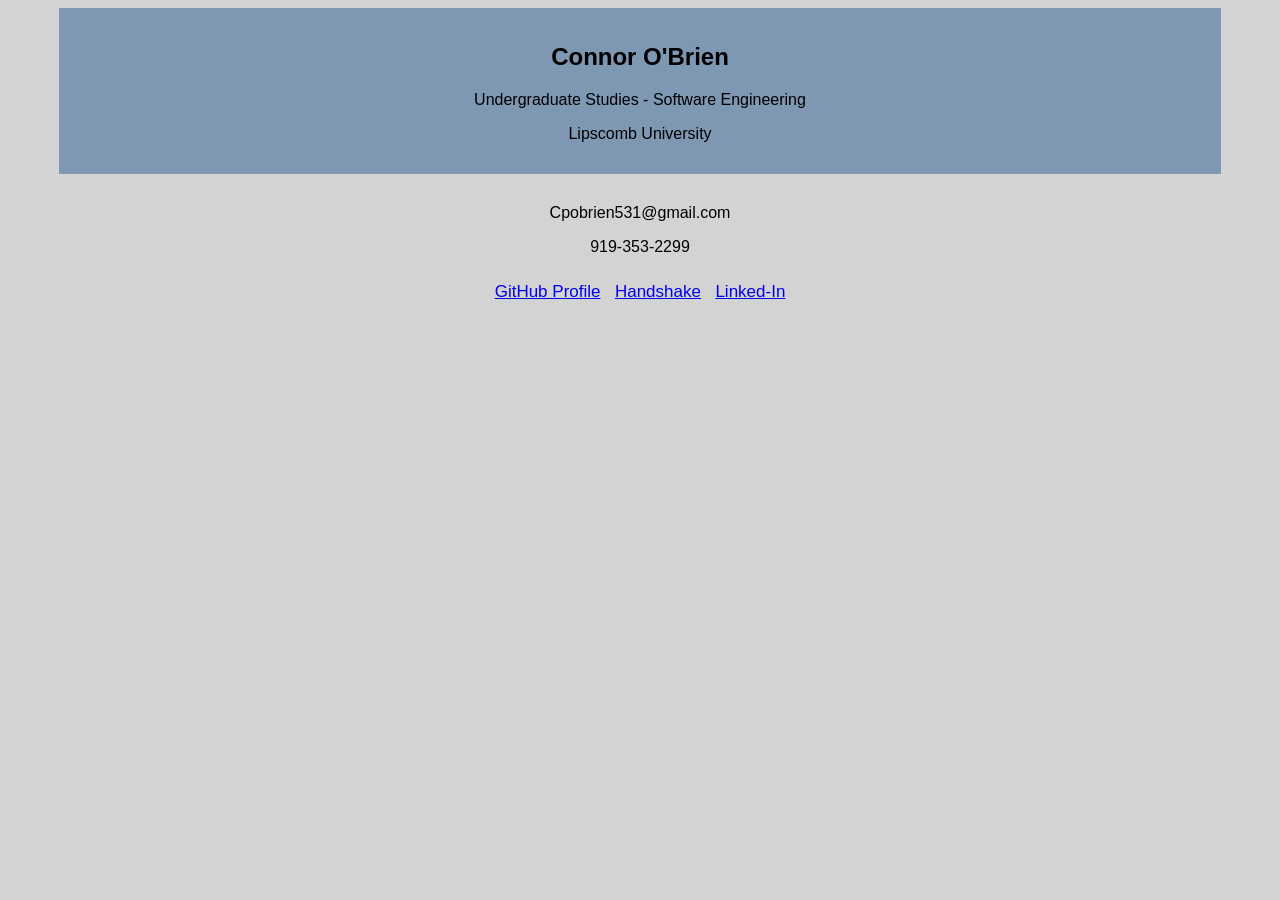
<file: index.html>
<!DOCTYPE html>
<html lang="en">
<head>
    <meta charset="utf-8" />
    <meta name="viewport" content="width=device-width, initial-scale=1.0" />
    <meta charset="utf-8">
    <title>Connor O'Brien - About Me</title>
    <link href="styles.css" rel="stylesheet"/>
</head>
    <div class="business-card">
        <h2 class="full-name">Connor O'Brien</h2>
        <p class="designation">Undergraduate Studies - Software Engineering</p>
        <p class="school">Lipscomb University</p>
    </div>

<!--Contact Info Section-->

    <div class="links-and-info">
        <p>Cpobrien531@gmail.com</p>
        <p>919-353-2299</p>
        <article class="socials">
            <p><a class="portfolio-link" href="https://github.com/cpobrien531" target="blank">GitHub Profile </a></p>
            <p><a class="Handshake" href="https://app.joinhandshake.com/profiles/cpobrien531" target="blank">Handshake </a></p>
            <p><a class="Linked-in" href="https://www.linkedin.com/in/cpobrien531/" target="blank">Linked-In </a></p>
        </article>
    </div>
<body>

</body>

</html>
</file>
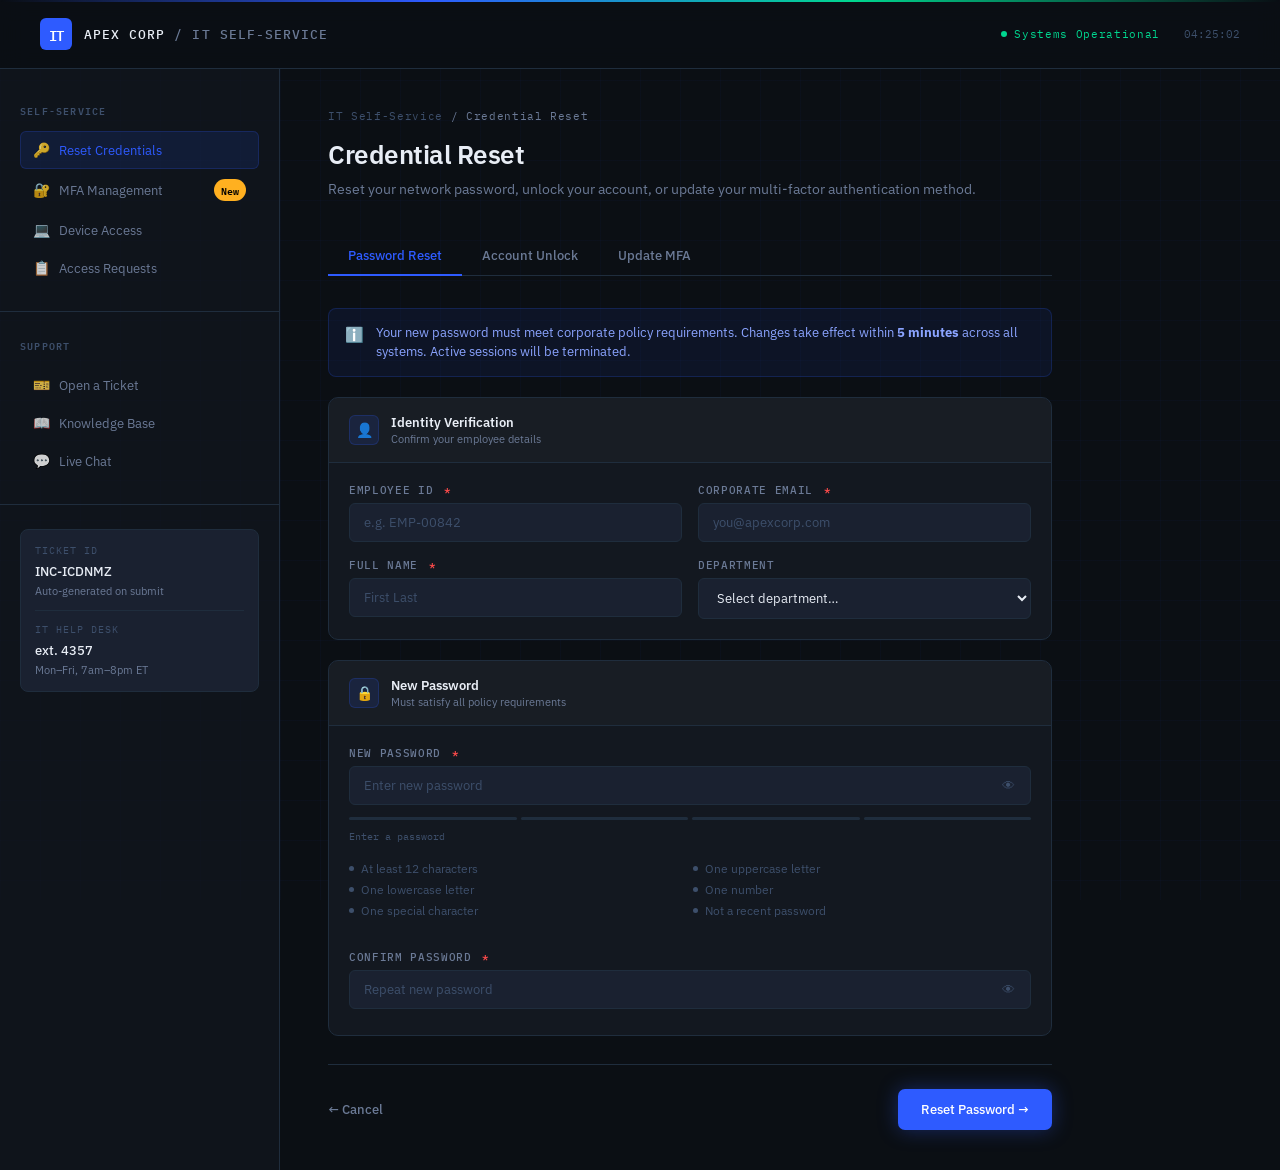
<file: credential-reset.html>
<!DOCTYPE html>
<html lang="en">
<head>
  <meta charset="UTF-8" />
  <meta name="viewport" content="width=device-width, initial-scale=1.0"/>
  <title>IT Self-Service Portal — Credential Reset</title>
  <link href="https://fonts.googleapis.com/css2?family=IBM+Plex+Mono:wght@400;500;600&family=IBM+Plex+Sans:wght@300;400;500;600&display=swap" rel="stylesheet"/>
  <style>
    :root {
      --bg: #0b0f14;
      --surface: #131820;
      --surface2: #1a2130;
      --border: #1f2d3d;
      --border-active: #2e5bff;
      --accent: #2e5bff;
      --accent-dim: rgba(46,91,255,0.12);
      --accent-glow: rgba(46,91,255,0.35);
      --green: #00d68f;
      --green-dim: rgba(0,214,143,0.1);
      --red: #ff4b4b;
      --red-dim: rgba(255,75,75,0.1);
      --amber: #ffb020;
      --amber-dim: rgba(255,176,32,0.1);
      --text: #e8edf5;
      --text-muted: #6b7a96;
      --text-dim: #3d4f6b;
      --mono: 'IBM Plex Mono', monospace;
      --sans: 'IBM Plex Sans', sans-serif;
    }

    *, *::before, *::after { box-sizing: border-box; margin: 0; padding: 0; }

    body {
      background: var(--bg);
      color: var(--text);
      font-family: var(--sans);
      min-height: 100vh;
      overflow-x: hidden;
    }

    /* Grid background */
    body::before {
      content: '';
      position: fixed;
      inset: 0;
      background-image:
        linear-gradient(rgba(46,91,255,0.03) 1px, transparent 1px),
        linear-gradient(90deg, rgba(46,91,255,0.03) 1px, transparent 1px);
      background-size: 40px 40px;
      pointer-events: none;
      z-index: 0;
    }

    /* Top accent line */
    body::after {
      content: '';
      position: fixed;
      top: 0; left: 0; right: 0;
      height: 2px;
      background: linear-gradient(90deg, transparent, var(--accent), var(--green), transparent);
      z-index: 100;
    }

    /* ── Header ── */
    header {
      position: relative;
      z-index: 10;
      display: flex;
      align-items: center;
      justify-content: space-between;
      padding: 18px 40px;
      border-bottom: 1px solid var(--border);
      background: rgba(11,15,20,0.9);
      backdrop-filter: blur(12px);
    }

    .logo {
      display: flex;
      align-items: center;
      gap: 12px;
    }

    .logo-mark {
      width: 32px; height: 32px;
      background: var(--accent);
      border-radius: 6px;
      display: grid;
      place-items: center;
      font-family: var(--mono);
      font-weight: 600;
      font-size: 14px;
      color: #fff;
      letter-spacing: -0.5px;
    }

    .logo-text {
      font-family: var(--mono);
      font-size: 13px;
      font-weight: 500;
      color: var(--text-muted);
      letter-spacing: 0.08em;
      text-transform: uppercase;
    }

    .logo-text span {
      color: var(--text);
    }

    .header-right {
      display: flex;
      align-items: center;
      gap: 24px;
    }

    .status-pill {
      display: flex;
      align-items: center;
      gap: 7px;
      font-family: var(--mono);
      font-size: 11px;
      color: var(--green);
      letter-spacing: 0.06em;
    }

    .status-dot {
      width: 6px; height: 6px;
      background: var(--green);
      border-radius: 50%;
      animation: pulse-green 2s infinite;
    }

    @keyframes pulse-green {
      0%, 100% { opacity: 1; box-shadow: 0 0 0 0 rgba(0,214,143,0.4); }
      50% { opacity: 0.8; box-shadow: 0 0 0 4px rgba(0,214,143,0); }
    }

    .header-time {
      font-family: var(--mono);
      font-size: 11px;
      color: var(--text-dim);
    }

    /* ── Main layout ── */
    main {
      position: relative;
      z-index: 1;
      display: grid;
      grid-template-columns: 280px 1fr;
      min-height: calc(100vh - 61px);
    }

    /* ── Sidebar ── */
    aside {
      border-right: 1px solid var(--border);
      padding: 32px 0;
      background: rgba(19,24,32,0.6);
    }

    .sidebar-section {
      padding: 0 20px 24px;
      border-bottom: 1px solid var(--border);
      margin-bottom: 24px;
    }

    .sidebar-label {
      font-family: var(--mono);
      font-size: 10px;
      font-weight: 600;
      letter-spacing: 0.12em;
      color: var(--text-dim);
      text-transform: uppercase;
      margin-bottom: 12px;
    }

    .nav-item {
      display: flex;
      align-items: center;
      gap: 10px;
      padding: 9px 12px;
      border-radius: 6px;
      font-size: 13px;
      font-weight: 400;
      color: var(--text-muted);
      cursor: pointer;
      transition: all 0.15s;
      border: 1px solid transparent;
    }

    .nav-item:hover {
      background: var(--surface2);
      color: var(--text);
    }

    .nav-item.active {
      background: var(--accent-dim);
      color: var(--accent);
      border-color: rgba(46,91,255,0.2);
    }

    .nav-icon {
      width: 16px;
      text-align: center;
      font-size: 14px;
      opacity: 0.8;
    }

    .alert-badge {
      margin-left: auto;
      background: var(--amber);
      color: #000;
      font-family: var(--mono);
      font-size: 10px;
      font-weight: 600;
      padding: 2px 7px;
      border-radius: 20px;
    }

    .sidebar-info {
      padding: 0 20px;
    }

    .info-card {
      background: var(--surface2);
      border: 1px solid var(--border);
      border-radius: 8px;
      padding: 14px;
    }

    .info-card-label {
      font-family: var(--mono);
      font-size: 10px;
      color: var(--text-dim);
      text-transform: uppercase;
      letter-spacing: 0.1em;
      margin-bottom: 6px;
    }

    .info-card-value {
      font-size: 13px;
      font-weight: 500;
      color: var(--text);
      margin-bottom: 4px;
    }

    .info-card-sub {
      font-size: 11px;
      color: var(--text-muted);
    }

    .info-divider {
      height: 1px;
      background: var(--border);
      margin: 12px 0;
    }

    /* ── Content ── */
    .content {
      padding: 40px 48px;
      max-width: 820px;
    }

    .page-header {
      margin-bottom: 36px;
      animation: fadeUp 0.4s ease both;
    }

    .breadcrumb {
      font-family: var(--mono);
      font-size: 11px;
      color: var(--text-dim);
      letter-spacing: 0.06em;
      margin-bottom: 16px;
    }

    .breadcrumb span { color: var(--text-muted); }

    .page-title {
      font-size: 26px;
      font-weight: 600;
      letter-spacing: -0.5px;
      line-height: 1.2;
      margin-bottom: 8px;
    }

    .page-desc {
      font-size: 14px;
      color: var(--text-muted);
      line-height: 1.6;
    }

    /* ── Tabs ── */
    .tabs {
      display: flex;
      gap: 0;
      border-bottom: 1px solid var(--border);
      margin-bottom: 32px;
      animation: fadeUp 0.4s 0.05s ease both;
    }

    .tab {
      padding: 10px 20px;
      font-size: 13px;
      font-weight: 500;
      color: var(--text-muted);
      cursor: pointer;
      border-bottom: 2px solid transparent;
      transition: all 0.15s;
      margin-bottom: -1px;
    }

    .tab:hover { color: var(--text); }

    .tab.active {
      color: var(--accent);
      border-bottom-color: var(--accent);
    }

    /* ── Panels ── */
    .panel { display: none; }
    .panel.active { display: block; }

    /* ── Form sections ── */
    .form-section {
      background: var(--surface);
      border: 1px solid var(--border);
      border-radius: 10px;
      overflow: hidden;
      margin-bottom: 20px;
      animation: fadeUp 0.4s 0.1s ease both;
    }

    .form-section-header {
      display: flex;
      align-items: center;
      gap: 12px;
      padding: 16px 20px;
      border-bottom: 1px solid var(--border);
      background: rgba(255,255,255,0.02);
    }

    .section-icon {
      width: 30px; height: 30px;
      border-radius: 6px;
      display: grid;
      place-items: center;
      font-size: 14px;
      background: var(--accent-dim);
      border: 1px solid rgba(46,91,255,0.2);
    }

    .section-title {
      font-size: 13px;
      font-weight: 600;
      color: var(--text);
    }

    .section-subtitle {
      font-size: 11px;
      color: var(--text-muted);
      margin-top: 1px;
    }

    .form-section-body { padding: 20px; }

    .field-grid {
      display: grid;
      grid-template-columns: 1fr 1fr;
      gap: 16px;
    }

    .field-grid.single { grid-template-columns: 1fr; }

    .field {
      display: flex;
      flex-direction: column;
      gap: 6px;
    }

    .field label {
      font-family: var(--mono);
      font-size: 11px;
      font-weight: 500;
      color: var(--text-muted);
      letter-spacing: 0.06em;
      text-transform: uppercase;
    }

    .field label .required {
      color: var(--red);
      margin-left: 3px;
    }

    .field input, .field select {
      background: var(--surface2);
      border: 1px solid var(--border);
      border-radius: 6px;
      padding: 10px 14px;
      font-size: 13px;
      font-family: var(--sans);
      color: var(--text);
      outline: none;
      transition: border-color 0.15s, box-shadow 0.15s;
      width: 100%;
    }

    .field input:focus, .field select:focus {
      border-color: var(--accent);
      box-shadow: 0 0 0 3px var(--accent-dim);
    }

    .field input::placeholder { color: var(--text-dim); }

    .field select option { background: var(--surface2); }

    .field-hint {
      font-size: 11px;
      color: var(--text-dim);
      line-height: 1.4;
    }

    /* Password strength */
    .password-wrapper { position: relative; }

    .toggle-pw {
      position: absolute;
      right: 12px;
      top: 50%;
      transform: translateY(-50%);
      background: none;
      border: none;
      color: var(--text-dim);
      cursor: pointer;
      font-size: 13px;
      padding: 4px;
      transition: color 0.15s;
    }

    .toggle-pw:hover { color: var(--text-muted); }

    .strength-bar {
      display: flex;
      gap: 4px;
      margin-top: 6px;
    }

    .strength-seg {
      height: 3px;
      flex: 1;
      border-radius: 2px;
      background: var(--border);
      transition: background 0.3s;
    }

    .strength-label {
      font-family: var(--mono);
      font-size: 10px;
      color: var(--text-dim);
      margin-top: 4px;
    }

    /* Rules checklist */
    .rules-list {
      display: grid;
      grid-template-columns: 1fr 1fr;
      gap: 6px;
      margin-top: 12px;
    }

    .rule {
      display: flex;
      align-items: center;
      gap: 7px;
      font-size: 12px;
      color: var(--text-dim);
      transition: color 0.2s;
    }

    .rule.met { color: var(--green); }

    .rule-dot {
      width: 5px; height: 5px;
      border-radius: 50%;
      background: var(--text-dim);
      flex-shrink: 0;
      transition: background 0.2s;
    }

    .rule.met .rule-dot { background: var(--green); }

    /* MFA Section */
    .mfa-options {
      display: grid;
      grid-template-columns: 1fr 1fr 1fr;
      gap: 12px;
    }

    .mfa-card {
      border: 1px solid var(--border);
      border-radius: 8px;
      padding: 16px;
      cursor: pointer;
      transition: all 0.15s;
      background: var(--surface2);
      position: relative;
    }

    .mfa-card:hover {
      border-color: rgba(46,91,255,0.3);
      background: rgba(46,91,255,0.05);
    }

    .mfa-card.selected {
      border-color: var(--accent);
      background: var(--accent-dim);
    }

    .mfa-card.selected::after {
      content: '✓';
      position: absolute;
      top: 10px; right: 12px;
      font-size: 11px;
      color: var(--accent);
      font-weight: 600;
    }

    .mfa-icon { font-size: 22px; margin-bottom: 10px; }

    .mfa-name {
      font-size: 13px;
      font-weight: 500;
      color: var(--text);
      margin-bottom: 4px;
    }

    .mfa-desc {
      font-size: 11px;
      color: var(--text-muted);
      line-height: 1.4;
    }

    /* OTP Input */
    .otp-wrap {
      display: flex;
      gap: 10px;
      margin-top: 4px;
    }

    .otp-input {
      width: 46px !important;
      height: 52px;
      text-align: center;
      font-family: var(--mono) !important;
      font-size: 20px !important;
      font-weight: 600 !important;
      padding: 0 !important;
      letter-spacing: 0;
    }

    /* Alert banner */
    .alert {
      display: flex;
      align-items: flex-start;
      gap: 12px;
      padding: 14px 16px;
      border-radius: 8px;
      margin-bottom: 20px;
      font-size: 13px;
      line-height: 1.5;
    }

    .alert.info {
      background: rgba(46,91,255,0.08);
      border: 1px solid rgba(46,91,255,0.2);
      color: #8ba4ff;
    }

    .alert.warning {
      background: var(--amber-dim);
      border: 1px solid rgba(255,176,32,0.25);
      color: var(--amber);
    }

    .alert-icon { font-size: 15px; flex-shrink: 0; margin-top: 1px; }

    /* Buttons */
    .btn-row {
      display: flex;
      align-items: center;
      justify-content: space-between;
      margin-top: 28px;
      padding-top: 24px;
      border-top: 1px solid var(--border);
      animation: fadeUp 0.4s 0.2s ease both;
    }

    .btn {
      display: inline-flex;
      align-items: center;
      gap: 8px;
      padding: 11px 22px;
      border-radius: 7px;
      font-size: 13px;
      font-weight: 500;
      font-family: var(--sans);
      cursor: pointer;
      border: 1px solid transparent;
      transition: all 0.15s;
    }

    .btn-primary {
      background: var(--accent);
      color: #fff;
      box-shadow: 0 0 20px var(--accent-glow);
    }

    .btn-primary:hover {
      background: #4169ff;
      box-shadow: 0 0 30px var(--accent-glow);
      transform: translateY(-1px);
    }

    .btn-secondary {
      background: transparent;
      color: var(--text-muted);
      border-color: var(--border);
    }

    .btn-secondary:hover {
      background: var(--surface2);
      color: var(--text);
    }

    .btn-ghost {
      background: transparent;
      color: var(--text-muted);
      border: none;
      padding-left: 0;
      padding-right: 0;
    }

    .btn-ghost:hover { color: var(--text); }

    /* Success screen */
    .success-screen {
      display: none;
      text-align: center;
      padding: 60px 40px;
      animation: fadeUp 0.5s ease both;
    }

    .success-screen.visible { display: block; }

    .success-ring {
      width: 72px; height: 72px;
      border-radius: 50%;
      background: var(--green-dim);
      border: 2px solid var(--green);
      display: grid;
      place-items: center;
      margin: 0 auto 24px;
      font-size: 28px;
      animation: popIn 0.4s cubic-bezier(0.175,0.885,0.32,1.275) both;
    }

    @keyframes popIn {
      from { transform: scale(0.5); opacity: 0; }
      to { transform: scale(1); opacity: 1; }
    }

    .success-title {
      font-size: 22px;
      font-weight: 600;
      margin-bottom: 10px;
    }

    .success-desc {
      font-size: 14px;
      color: var(--text-muted);
      line-height: 1.6;
      max-width: 380px;
      margin: 0 auto 28px;
    }

    .success-meta {
      display: inline-flex;
      align-items: center;
      gap: 8px;
      background: var(--surface);
      border: 1px solid var(--border);
      border-radius: 6px;
      padding: 10px 16px;
      font-family: var(--mono);
      font-size: 12px;
      color: var(--text-muted);
    }

    /* Ticket ID */
    .ticket-id {
      font-family: var(--mono);
      font-size: 11px;
      color: var(--text-dim);
    }

    /* Animations */
    @keyframes fadeUp {
      from { opacity: 0; transform: translateY(12px); }
      to { opacity: 1; transform: translateY(0); }
    }

    /* Scrollbar */
    ::-webkit-scrollbar { width: 6px; }
    ::-webkit-scrollbar-track { background: transparent; }
    ::-webkit-scrollbar-thumb { background: var(--border); border-radius: 3px; }
  </style>
</head>
<body>

<!-- Header -->
<header>
  <div class="logo">
    <div class="logo-mark">IT</div>
    <div class="logo-text"><span>Apex Corp</span> / IT Self-Service</div>
  </div>
  <div class="header-right">
    <div class="status-pill">
      <div class="status-dot"></div>
      Systems Operational
    </div>
    <div class="header-time" id="clock">—</div>
  </div>
</header>

<main>
  <!-- Sidebar -->
  <aside>
    <div class="sidebar-section">
      <div class="sidebar-label">Self-Service</div>
      <div class="nav-item active">
        <span class="nav-icon">🔑</span> Reset Credentials
      </div>
      <div class="nav-item">
        <span class="nav-icon">🔐</span> MFA Management
        <span class="alert-badge">New</span>
      </div>
      <div class="nav-item">
        <span class="nav-icon">💻</span> Device Access
      </div>
      <div class="nav-item">
        <span class="nav-icon">📋</span> Access Requests
      </div>
    </div>

    <div class="sidebar-section">
      <div class="sidebar-label">Support</div>
      <div class="nav-item">
        <span class="nav-icon">🎫</span> Open a Ticket
      </div>
      <div class="nav-item">
        <span class="nav-icon">📖</span> Knowledge Base
      </div>
      <div class="nav-item">
        <span class="nav-icon">💬</span> Live Chat
      </div>
    </div>

    <div class="sidebar-info">
      <div class="info-card">
        <div class="info-card-label">Ticket ID</div>
        <div class="info-card-value" id="ticketId">—</div>
        <div class="info-card-sub">Auto-generated on submit</div>
        <div class="info-divider"></div>
        <div class="info-card-label">IT Help Desk</div>
        <div class="info-card-value">ext. 4357</div>
        <div class="info-card-sub">Mon–Fri, 7am–8pm ET</div>
      </div>
    </div>
  </aside>

  <!-- Main content -->
  <div class="content">

    <div class="page-header">
      <div class="breadcrumb">IT Self-Service <span>/ Credential Reset</span></div>
      <h1 class="page-title">Credential Reset</h1>
      <p class="page-desc">Reset your network password, unlock your account, or update your multi-factor authentication method.</p>
    </div>

    <!-- Tabs -->
    <div class="tabs">
      <div class="tab active" onclick="switchTab('password', this)">Password Reset</div>
      <div class="tab" onclick="switchTab('unlock', this)">Account Unlock</div>
      <div class="tab" onclick="switchTab('mfa', this)">Update MFA</div>
    </div>

    <!-- ── PASSWORD RESET PANEL ── -->
    <div id="panel-password" class="panel active">

      <div class="alert info">
        <span class="alert-icon">ℹ️</span>
        <div>Your new password must meet corporate policy requirements. Changes take effect within <strong>5 minutes</strong> across all systems. Active sessions will be terminated.</div>
      </div>

      <!-- Identity -->
      <div class="form-section">
        <div class="form-section-header">
          <div class="section-icon">👤</div>
          <div>
            <div class="section-title">Identity Verification</div>
            <div class="section-subtitle">Confirm your employee details</div>
          </div>
        </div>
        <div class="form-section-body">
          <div class="field-grid">
            <div class="field">
              <label>Employee ID <span class="required">*</span></label>
              <input type="text" placeholder="e.g. EMP-00842" id="empId"/>
            </div>
            <div class="field">
              <label>Corporate Email <span class="required">*</span></label>
              <input type="email" placeholder="you@apexcorp.com" id="corpEmail"/>
            </div>
            <div class="field">
              <label>Full Name <span class="required">*</span></label>
              <input type="text" placeholder="First Last" id="fullName"/>
            </div>
            <div class="field">
              <label>Department</label>
              <select id="dept">
                <option value="">Select department…</option>
                <option>Engineering</option>
                <option>Finance</option>
                <option>Human Resources</option>
                <option>Legal & Compliance</option>
                <option>Marketing</option>
                <option>Operations</option>
                <option>Product</option>
                <option>Sales</option>
              </select>
            </div>
          </div>
        </div>
      </div>

      <!-- New Password -->
      <div class="form-section">
        <div class="form-section-header">
          <div class="section-icon">🔒</div>
          <div>
            <div class="section-title">New Password</div>
            <div class="section-subtitle">Must satisfy all policy requirements</div>
          </div>
        </div>
        <div class="form-section-body">
          <div class="field-grid single">
            <div class="field">
              <label>New Password <span class="required">*</span></label>
              <div class="password-wrapper">
                <input type="password" id="newPassword" placeholder="Enter new password" oninput="checkStrength(this.value)"/>
                <button class="toggle-pw" type="button" onclick="togglePw('newPassword', this)">👁</button>
              </div>
              <div class="strength-bar">
                <div class="strength-seg" id="seg1"></div>
                <div class="strength-seg" id="seg2"></div>
                <div class="strength-seg" id="seg3"></div>
                <div class="strength-seg" id="seg4"></div>
              </div>
              <div class="strength-label" id="strengthLabel">Enter a password</div>

              <div class="rules-list" id="rulesList">
                <div class="rule" id="rule-len"><div class="rule-dot"></div>At least 12 characters</div>
                <div class="rule" id="rule-upper"><div class="rule-dot"></div>One uppercase letter</div>
                <div class="rule" id="rule-lower"><div class="rule-dot"></div>One lowercase letter</div>
                <div class="rule" id="rule-num"><div class="rule-dot"></div>One number</div>
                <div class="rule" id="rule-special"><div class="rule-dot"></div>One special character</div>
                <div class="rule" id="rule-norepeat"><div class="rule-dot"></div>Not a recent password</div>
              </div>
            </div>

            <div class="field" style="margin-top:16px">
              <label>Confirm Password <span class="required">*</span></label>
              <div class="password-wrapper">
                <input type="password" id="confirmPassword" placeholder="Repeat new password" oninput="checkMatch()"/>
                <button class="toggle-pw" type="button" onclick="togglePw('confirmPassword', this)">👁</button>
              </div>
              <div class="field-hint" id="matchHint"></div>
            </div>
          </div>
        </div>
      </div>

      <div class="btn-row">
        <button class="btn btn-ghost" type="button">← Cancel</button>
        <div style="display:flex; gap:10px; align-items:center;">
          <span class="ticket-id" id="preTicket"></span>
          <button class="btn btn-primary" type="button" onclick="submitReset()">
            Reset Password →
          </button>
        </div>
      </div>
    </div>

    <!-- ── ACCOUNT UNLOCK PANEL ── -->
    <div id="panel-unlock" class="panel">

      <div class="alert warning">
        <span class="alert-icon">⚠️</span>
        <div>Accounts are automatically locked after <strong>5 failed login attempts</strong>. Repeated lockouts will be flagged for security review. Contact the Help Desk if this is a recurring issue.</div>
      </div>

      <div class="form-section">
        <div class="form-section-header">
          <div class="section-icon">👤</div>
          <div>
            <div class="section-title">Account Identification</div>
            <div class="section-subtitle">Enter your credentials to unlock</div>
          </div>
        </div>
        <div class="form-section-body">
          <div class="field-grid">
            <div class="field">
              <label>Username / Employee ID <span class="required">*</span></label>
              <input type="text" placeholder="e.g. jdoe or EMP-00842"/>
            </div>
            <div class="field">
              <label>Corporate Email <span class="required">*</span></label>
              <input type="email" placeholder="you@apexcorp.com"/>
            </div>
            <div class="field">
              <label>Manager's Email</label>
              <input type="email" placeholder="manager@apexcorp.com"/>
            </div>
            <div class="field">
              <label>Reason for Lockout</label>
              <select>
                <option value="">Select reason…</option>
                <option>Forgot password after vacation</option>
                <option>Multiple failed attempts</option>
                <option>System error / unexpected lock</option>
                <option>Other</option>
              </select>
            </div>
          </div>
        </div>
      </div>

      <div class="form-section">
        <div class="form-section-header">
          <div class="section-icon">📱</div>
          <div>
            <div class="section-title">Identity Verification</div>
            <div class="section-subtitle">Verify via your registered MFA method</div>
          </div>
        </div>
        <div class="form-section-body">
          <div class="field">
            <label>Verification Code <span class="required">*</span></label>
            <div class="otp-wrap">
              <input type="text" maxlength="1" class="otp-input field input"/>
              <input type="text" maxlength="1" class="otp-input field input"/>
              <input type="text" maxlength="1" class="otp-input field input"/>
              <input type="text" maxlength="1" class="otp-input field input"/>
              <input type="text" maxlength="1" class="otp-input field input"/>
              <input type="text" maxlength="1" class="otp-input field input"/>
            </div>
          </div>
        </div>
      </div>

      <div class="btn-row">
        <button class="btn btn-ghost" type="button">← Cancel</button>
        <button class="btn btn-primary" type="button" onclick="submitUnlock()">Unlock Account →</button>
      </div>
    </div>

    <!-- ── MFA PANEL ── -->
    <div id="panel-mfa" class="panel">

      <div class="alert info">
        <span class="alert-icon">ℹ️</span>
        <div>Changing your MFA method requires approval from your manager or IT Security. You will receive a confirmation email once the change is active.</div>
      </div>

      <div class="form-section">
        <div class="form-section-header">
          <div class="section-icon">🛡️</div>
          <div>
            <div class="section-title">Select MFA Method</div>
            <div class="section-subtitle">Choose your preferred verification method</div>
          </div>
        </div>
        <div class="form-section-body">
          <div class="mfa-options">
            <div class="mfa-card selected" onclick="selectMFA(this)">
              <div class="mfa-icon">📱</div>
              <div class="mfa-name">Authenticator App</div>
              <div class="mfa-desc">Microsoft or Google Authenticator (Recommended)</div>
            </div>
            <div class="mfa-card" onclick="selectMFA(this)">
              <div class="mfa-icon">💬</div>
              <div class="mfa-name">SMS Code</div>
              <div class="mfa-desc">One-time code via text to registered mobile</div>
            </div>
            <div class="mfa-card" onclick="selectMFA(this)">
              <div class="mfa-icon">🔑</div>
              <div class="mfa-name">Hardware Key</div>
              <div class="mfa-desc">YubiKey or FIDO2 security key device</div>
            </div>
          </div>
        </div>
      </div>

      <div class="form-section">
        <div class="form-section-header">
          <div class="section-icon">👤</div>
          <div>
            <div class="section-title">Current Verification</div>
            <div class="section-subtitle">Confirm identity using your existing MFA before making changes</div>
          </div>
        </div>
        <div class="form-section-body">
          <div class="field-grid">
            <div class="field">
              <label>Employee ID <span class="required">*</span></label>
              <input type="text" placeholder="EMP-00842"/>
            </div>
            <div class="field">
              <label>Current MFA Code <span class="required">*</span></label>
              <input type="text" placeholder="6-digit code" maxlength="6" style="font-family: var(--mono); letter-spacing: 0.2em;"/>
            </div>
          </div>
        </div>
      </div>

      <div class="btn-row">
        <button class="btn btn-ghost" type="button">← Cancel</button>
        <button class="btn btn-primary" type="button" onclick="submitMFA()">Submit Request →</button>
      </div>
    </div>

    <!-- Success screens -->
    <div class="success-screen" id="success-password">
      <div class="success-ring">✓</div>
      <h2 class="success-title">Password Reset Successfully</h2>
      <p class="success-desc">Your password has been updated. You'll be required to re-authenticate on all active sessions within the next 5 minutes.</p>
      <div class="success-meta">
        🎫 Ticket <span id="successTicketId" style="color:var(--text); margin-left:4px">—</span>
        &nbsp;·&nbsp; <span style="color:var(--green)">✓ Resolved</span>
      </div>
      <div style="margin-top:24px; display:flex; gap:12px; justify-content:center;">
        <button class="btn btn-secondary" type="button" onclick="resetForm()">Reset Another</button>
        <button class="btn btn-primary" type="button">Return to Portal →</button>
      </div>
    </div>

    <div class="success-screen" id="success-unlock">
      <div class="success-ring">✓</div>
      <h2 class="success-title">Account Unlocked</h2>
      <p class="success-desc">Your account has been unlocked. You can now sign in with your existing credentials. If you've forgotten your password, use the Password Reset tab.</p>
      <div class="success-meta">🎫 Ticket generated &nbsp;·&nbsp; <span style="color:var(--green)">✓ Resolved</span></div>
      <div style="margin-top:24px;">
        <button class="btn btn-primary" type="button" onclick="resetForm()">Return to Portal →</button>
      </div>
    </div>

    <div class="success-screen" id="success-mfa">
      <div class="success-ring">✓</div>
      <h2 class="success-title">MFA Change Requested</h2>
      <p class="success-desc">Your request has been submitted and is pending manager approval. You'll receive an email confirmation within 24 hours.</p>
      <div class="success-meta">🎫 Under Review &nbsp;·&nbsp; <span style="color:var(--amber)">⏳ Pending</span></div>
      <div style="margin-top:24px;">
        <button class="btn btn-primary" type="button" onclick="resetForm()">Return to Portal →</button>
      </div>
    </div>

  </div>
</main>

<script>
  // Clock
  function updateClock() {
    const now = new Date();
    document.getElementById('clock').textContent = now.toLocaleTimeString('en-US', { hour12: false });
  }
  updateClock();
  setInterval(updateClock, 1000);

  // Ticket ID generator
  function genTicket() {
    return 'INC-' + Math.random().toString(36).substring(2,8).toUpperCase();
  }
  const sessionTicket = genTicket();
  document.getElementById('ticketId').textContent = sessionTicket;

  // Tab switching
  let currentTab = 'password';
  function switchTab(name, el) {
    document.querySelectorAll('.tab').forEach(t => t.classList.remove('active'));
    el.classList.add('active');
    document.querySelectorAll('.panel').forEach(p => p.classList.remove('active'));
    document.querySelectorAll('.success-screen').forEach(s => s.classList.remove('visible'));
    document.getElementById('panel-' + name).classList.add('active');
    currentTab = name;
  }

  // Password strength
  function checkStrength(pw) {
    const rules = {
      len: pw.length >= 12,
      upper: /[A-Z]/.test(pw),
      lower: /[a-z]/.test(pw),
      num: /[0-9]/.test(pw),
      special: /[^a-zA-Z0-9]/.test(pw),
      norepeat: pw.length > 0
    };
    Object.entries(rules).forEach(([k, v]) => {
      const el = document.getElementById('rule-' + k);
      if (el) el.classList.toggle('met', v);
    });
    const score = Object.values(rules).filter(Boolean).length;
    const colors = ['', '#ff4b4b', '#ff7b00', '#ffb020', '#00d68f', '#00d68f'];
    const labels = ['', 'Very weak', 'Weak', 'Fair', 'Strong', 'Very strong'];
    for (let i = 1; i <= 4; i++) {
      document.getElementById('seg' + i).style.background = i <= Math.ceil(score * 4 / 6) ? colors[score] : 'var(--border)';
    }
    document.getElementById('strengthLabel').textContent = pw ? labels[score] : 'Enter a password';
    document.getElementById('strengthLabel').style.color = colors[score] || 'var(--text-dim)';
  }

  function checkMatch() {
    const pw = document.getElementById('newPassword').value;
    const co = document.getElementById('confirmPassword').value;
    const hint = document.getElementById('matchHint');
    if (!co) { hint.textContent = ''; return; }
    if (pw === co) {
      hint.style.color = 'var(--green)';
      hint.textContent = '✓ Passwords match';
    } else {
      hint.style.color = 'var(--red)';
      hint.textContent = '✗ Passwords do not match';
    }
  }

  // Toggle password visibility
  function togglePw(id, btn) {
    const input = document.getElementById(id);
    input.type = input.type === 'password' ? 'text' : 'password';
    btn.textContent = input.type === 'password' ? '👁' : '🙈';
  }

  // OTP auto-advance
  function otpNav(idx) {
    const el = document.getElementById('otp' + idx);
    if (el.value && idx < 5) document.getElementById('otp' + (idx + 1)).focus();
  }

  // MFA card selection
  function selectMFA(card) {
    document.querySelectorAll('.mfa-card').forEach(c => c.classList.remove('selected'));
    card.classList.add('selected');
  }

  // Resend code
  function resendCode(e) {
    e.preventDefault();
    const link = e.target;
    link.textContent = 'Sent!';
    link.style.color = 'var(--green)';
    setTimeout(() => { link.textContent = 'Resend'; link.style.color = 'var(--accent)'; }, 4000);
  }

  // Submit handlers
  function showSuccess(type) {
    document.getElementById('panel-' + type).style.display = 'none';
    document.querySelectorAll('.tabs').forEach(t => t.style.opacity = '0.4');
    const sc = document.getElementById('success-' + type);
    sc.classList.add('visible');
    if (type === 'password') {
      const tid = genTicket();
      document.getElementById('successTicketId').textContent = tid;
      document.getElementById('ticketId').textContent = tid;
    }
  }

  function submitReset() {
    const empId = document.getElementById('empId').value;
    const email = document.getElementById('corpEmail').value;
    const name = document.getElementById('fullName').value;
    if (!empId || !email || !name) {
      alert('Please fill in all required fields.');
      return;
    }
    showSuccess('password');
  }

  function submitUnlock() { showSuccess('unlock'); }
  function submitMFA() { showSuccess('mfa'); }

  function resetForm() {
    document.querySelectorAll('.success-screen').forEach(s => s.classList.remove('visible'));
    document.querySelectorAll('.panel').forEach(p => { p.style.display = ''; });
    document.querySelectorAll('.tabs').forEach(t => t.style.opacity = '1');
    switchTab('password', document.querySelectorAll('.tab')[0]);
    document.getElementById('ticketId').textContent = genTicket();
  }
</script>
</body>
</html>
</file>
<file: styles.css>
body {
    background-color: rgb(211, 211, 211);
    font-family: Arial, Helvetica, sans-serif;
}

.business-card {
    background-color: rgb(126, 151, 179);
    text-align: center;
    margin-left: 4%;
    margin-right: 4%;
    padding: 15px; 
}

.links-and-info {
    margin-top:30px;
    text-align: center;
}

.socials p {
  display: inline-block;
  margin-top: 5px;
  margin-bottom: 5px;
  font-size: 17px;
  padding: 5px;
}
</file>
